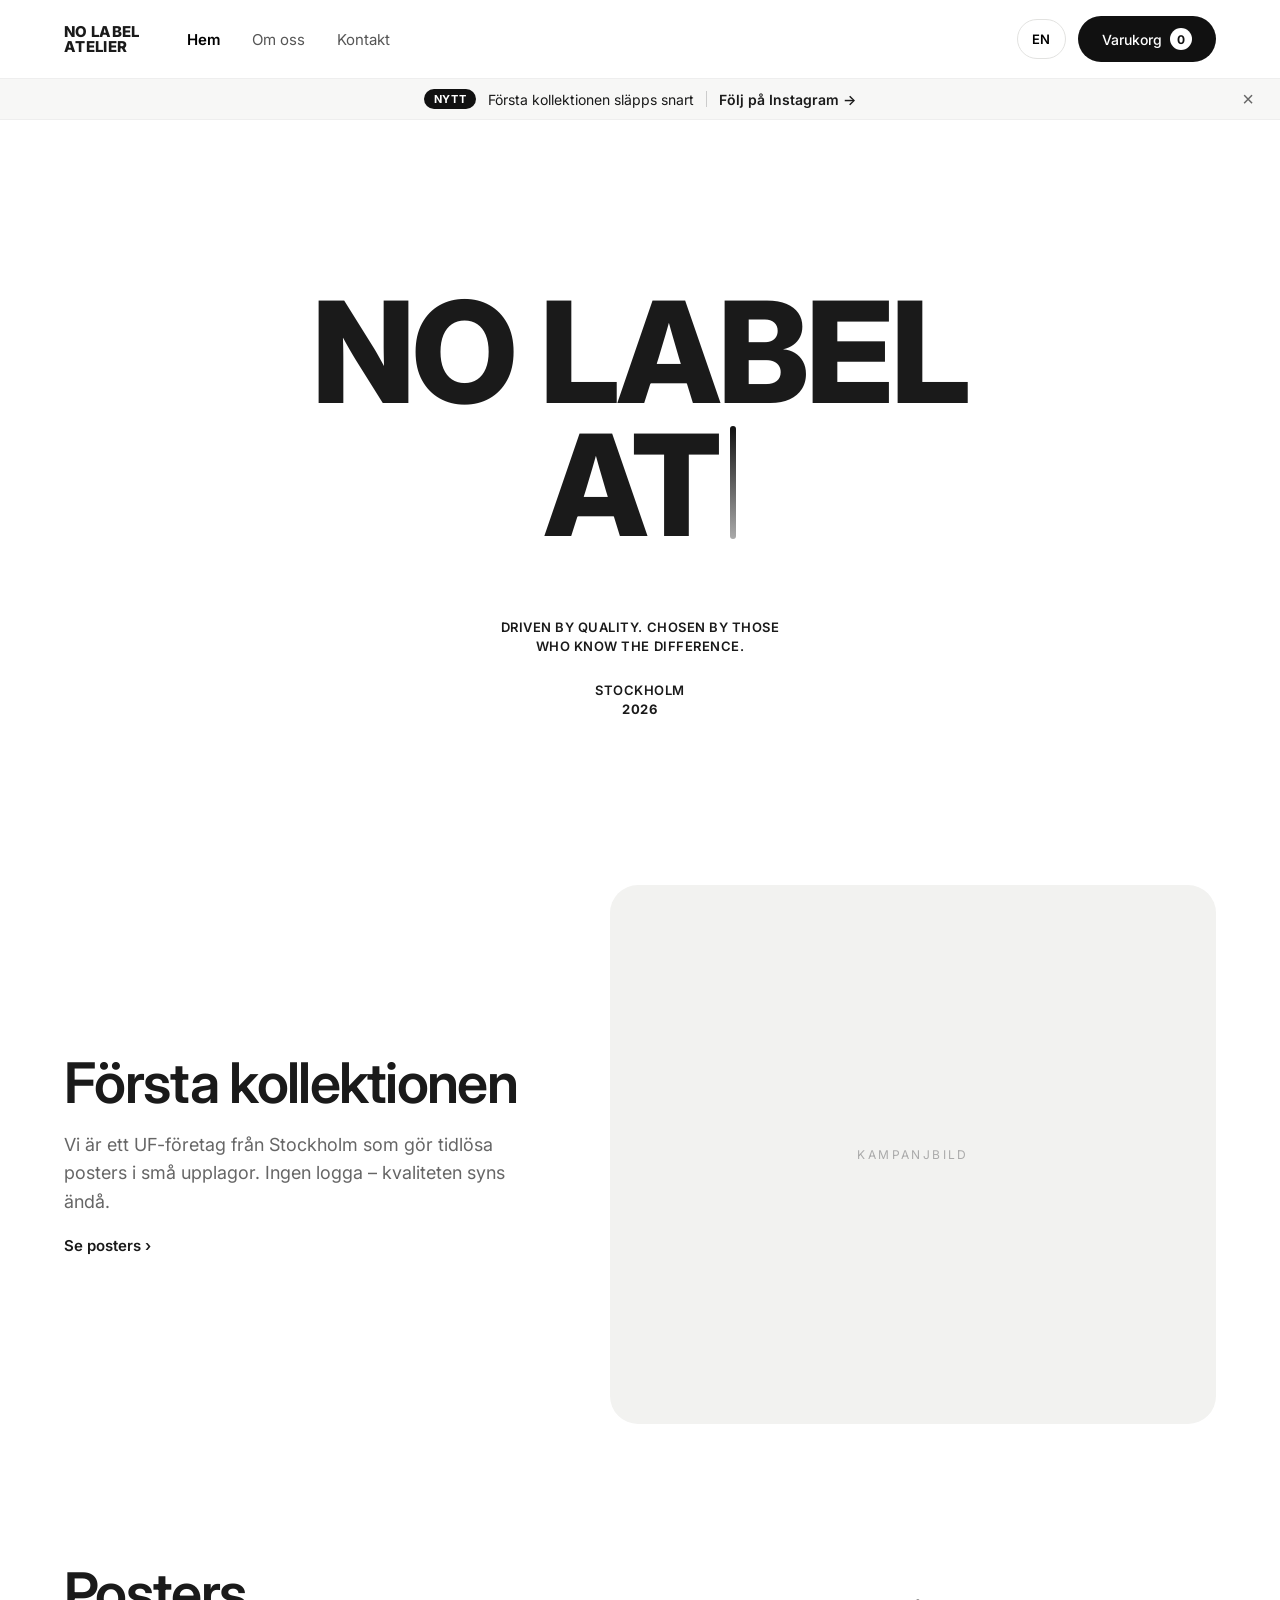
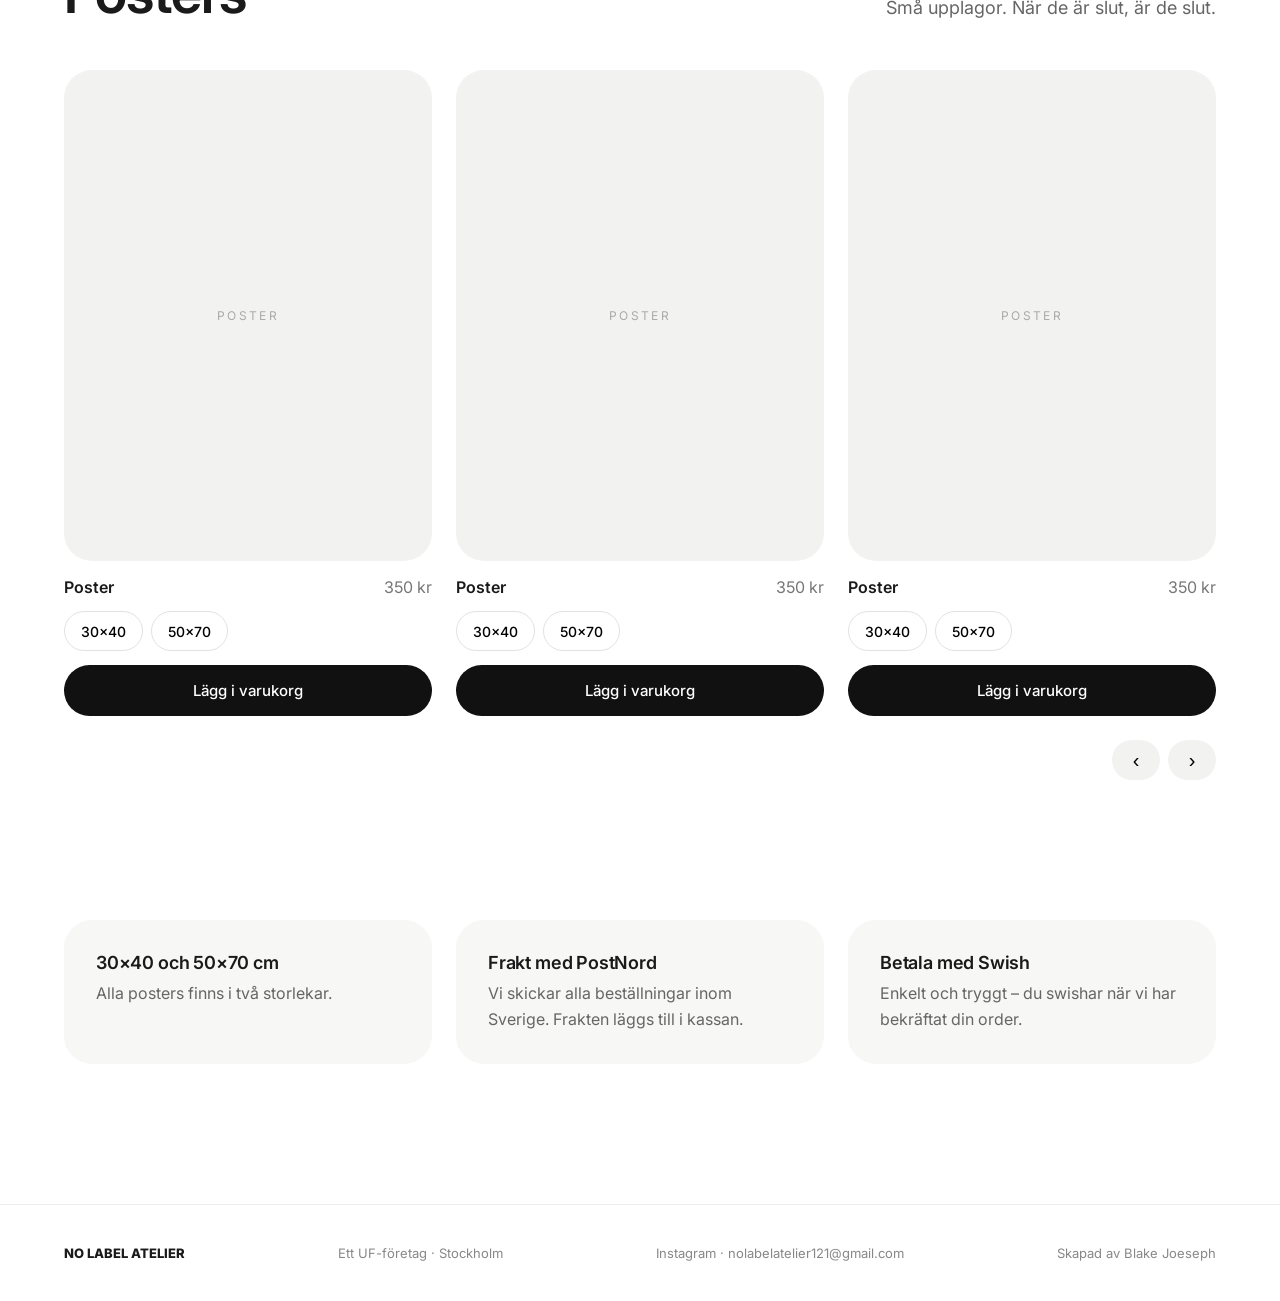
<file: html/index.html>
<!DOCTYPE html>
<html lang="sv">
<head>
    <meta charset="UTF-8">
    <meta name="viewport" content="width=device-width, initial-scale=1">
    <title>NO LABEL ATELIER</title>
    <meta name="description" content="NO LABEL ATELIER – Driven by quality. Chosen by those who know the difference. Stockholm 2026.">
    <link rel="preconnect" href="https://fonts.googleapis.com">
    <link rel="preconnect" href="https://fonts.gstatic.com" crossorigin>
    <link href="https://fonts.googleapis.com/css2?family=Inter:wght@400;500;600;800&display=swap" rel="stylesheet">
    <link rel="stylesheet" href="../css/style.css">
</head>
<body data-page="home">

<header class="header">
    <a href="index.html" class="logo">NO LABEL<br>ATELIER</a>
    <nav class="nav" id="nav">
        <a href="index.html" class="active" data-i18n="nav.home">Hem</a>
        <a href="om-oss.html" data-i18n="nav.about">Om oss</a>
        <a href="om-oss.html#kontakt" data-i18n="nav.contact">Kontakt</a>
    </nav>
    <button class="lang-btn" id="lang-btn" aria-label="In English">EN</button>
    <button class="btn cart-btn" id="cart-btn"><span data-i18n="cart.title">Varukorg</span> <span class="cart-count" id="cart-count">0</span></button>
    <button class="menu-btn" id="menu-btn" aria-label="Meny" data-i18n-aria="menu" aria-expanded="false">
        <span></span><span></span>
    </button>
</header>

<div class="banner" id="banner">
    <span class="tag" data-i18n="banner.new">NYTT</span>
    <span data-i18n="banner.text">Första kollektionen släpps snart</span>
    <span class="divider"></span>
    <a href="https://www.instagram.com/nolabelatelier/" target="_blank" rel="noopener" data-i18n="banner.ig">Följ på Instagram →</a>
    <button class="banner-close" id="banner-close" aria-label="Stäng" data-i18n-aria="close">×</button>
</div>

<main>

    <section class="hero">
        <h1 class="hero-title" id="hero-title" aria-label="NO LABEL ATELIER">NO LABEL<br>ATELIER</h1>
        <p class="hero-small">DRIVEN BY QUALITY. CHOSEN BY THOSE<br>WHO KNOW THE DIFFERENCE.</p>
        <p class="hero-small">STOCKHOLM<br><strong>2026</strong></p>
    </section>

    <section class="container split">
        <div class="fade">
            <h2 data-i18n="home.title">Första kollektionen</h2>
            <p class="text" data-i18n="home.text">Vi är ett UF-företag från Stockholm som gör tidlösa posters i små upplagor. Ingen logga – kvaliteten syns ändå.</p>
            <a href="#posters" class="link" data-i18n="home.link">Se posters ›</a>
        </div>
        <div class="image image-large fade">
            <!-- Byt ut mot: <img src="../bilder/kampanj.jpg" alt="Kampanjbild"> -->
            <span data-i18n="home.campaign">Kampanjbild</span>
        </div>
    </section>

    <section class="container section" id="posters">
        <div class="section-head fade">
            <h2>Posters</h2>
            <p class="text" data-i18n="products.text">Små upplagor. När de är slut, är de slut.</p>
        </div>

        <!-- Produkterna skapas från listan PRODUKTER högst upp i js/script.js -->
        <div class="carousel" id="products"></div>

        <div class="arrows">
            <button class="arrow" id="prev" aria-label="Föregående" data-i18n-aria="prev">‹</button>
            <button class="arrow" id="next" aria-label="Nästa" data-i18n-aria="next">›</button>
        </div>
    </section>

    <section class="container section info">
        <div class="info-card fade">
            <h3 data-i18n="info1.title">30×40 och 50×70 cm</h3>
            <p data-i18n="info1.text">Alla posters finns i två storlekar.</p>
        </div>
        <div class="info-card fade">
            <h3 data-i18n="info2.title">Frakt med PostNord</h3>
            <p data-i18n="info2.text">Vi skickar alla beställningar inom Sverige. Frakten läggs till i kassan.</p>
        </div>
        <div class="info-card fade">
            <h3 data-i18n="info3.title">Betala med Swish</h3>
            <p data-i18n="info3.text">Enkelt och tryggt – du swishar när vi har bekräftat din order.</p>
        </div>
    </section>

</main>

<footer class="footer">
    <strong>NO LABEL ATELIER</strong>
    <span data-i18n="footer.uf">Ett UF-företag · Stockholm</span>
    <span>
        <a href="https://www.instagram.com/nolabelatelier/" target="_blank" rel="noopener">Instagram</a> ·
        <a href="mailto:nolabelatelier121@gmail.com">nolabelatelier121@gmail.com</a>
    </span>
    <span data-i18n="footer.credit">Skapad av Blake Joeseph</span>
</footer>

<!-- Dolda formulär så att Netlify hittar formulären (rör inte) -->
<form name="nla-bestallning" data-netlify="true" netlify-honeypot="bot-field" hidden>
    <input name="bot-field">
    <input name="subject">
    <input name="ordernummer">
    <input name="namn">
    <input name="email">
    <input name="telefon">
    <input name="adress">
    <input name="posters">
    <input name="delsumma">
    <input name="frakt">
    <input name="totalt">
    <textarea name="meddelande"></textarea>
    <input name="villkor">
    <input name="sprak">
</form>
<form name="nla-kontakt" data-netlify="true" netlify-honeypot="bot-field" hidden>
    <input name="bot-field">
    <input name="subject">
    <input name="namn">
    <input name="email">
    <textarea name="meddelande"></textarea>
    <input name="sprak">
</form>

<script src="../js/script.js"></script>
</body>
</html>
</file>
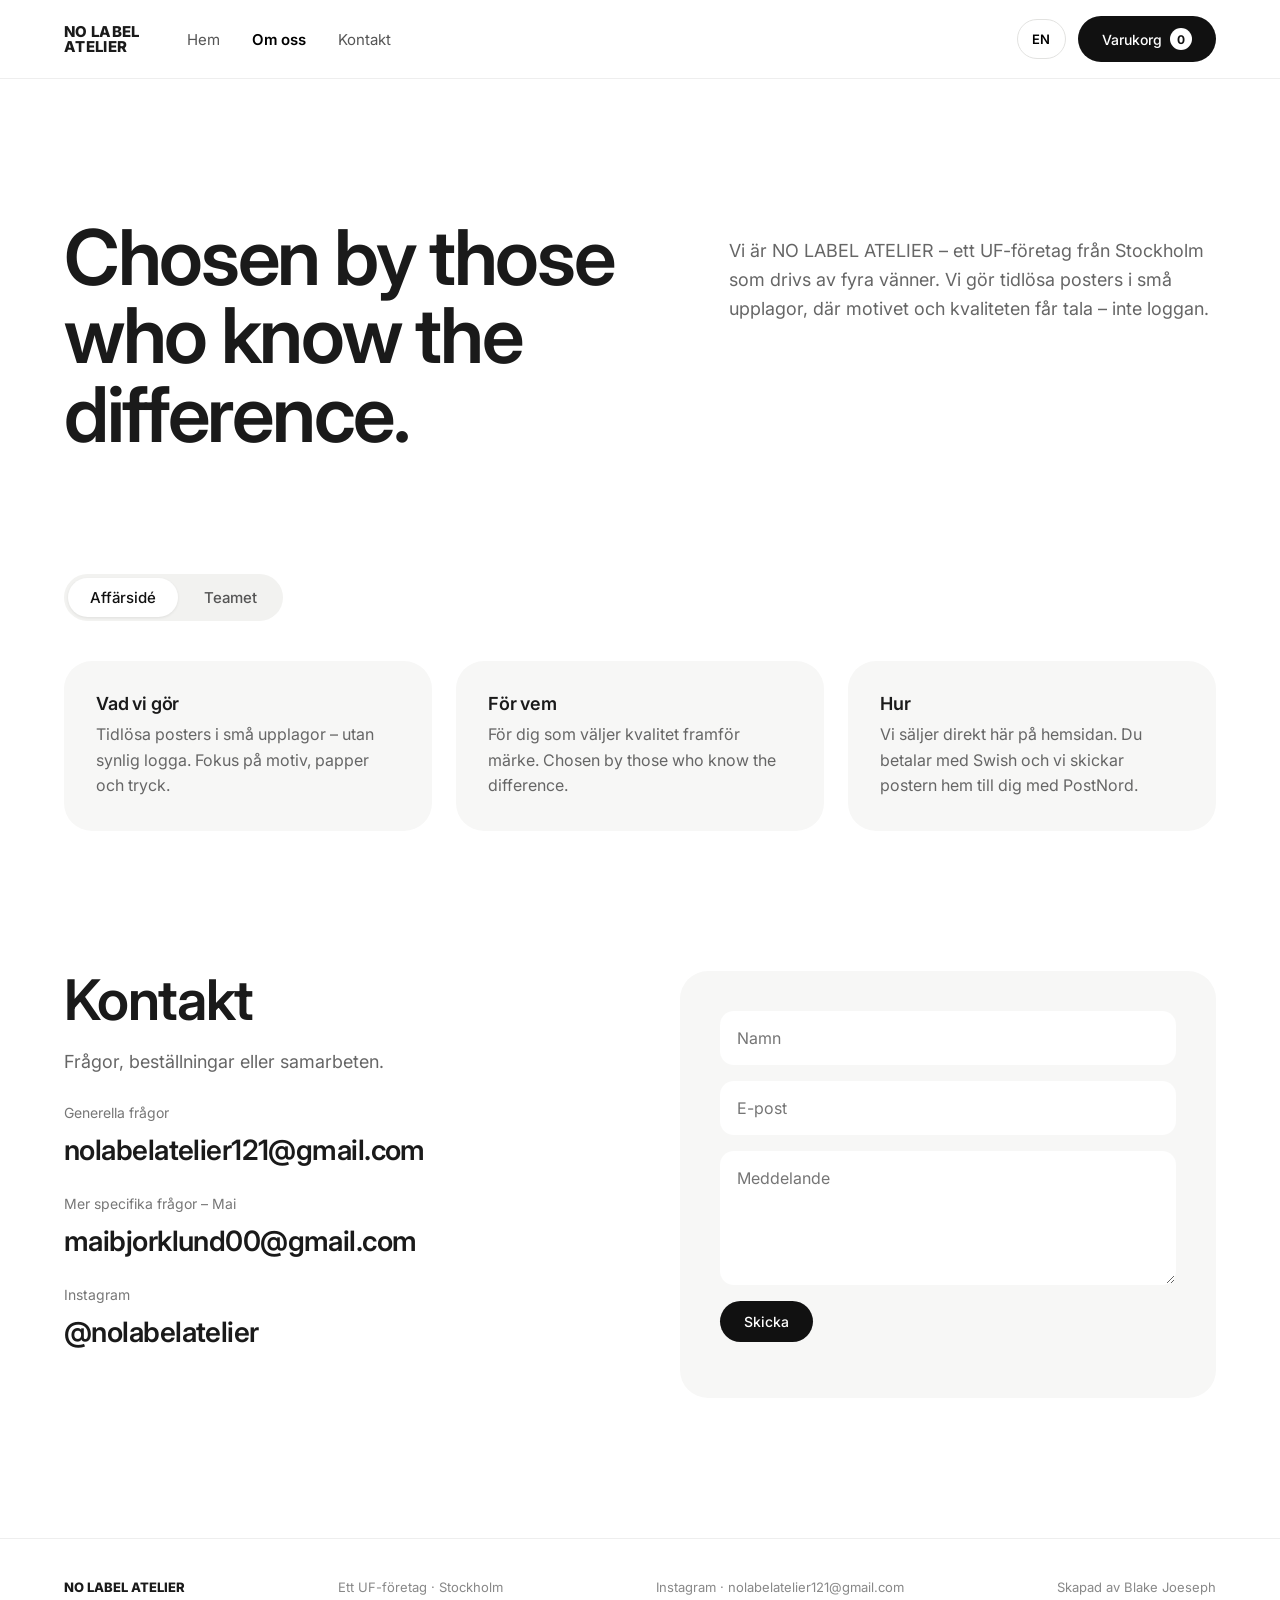
<file: html/om-oss.html>
<!DOCTYPE html>
<html lang="sv">
<head>
    <meta charset="UTF-8">
    <meta name="viewport" content="width=device-width, initial-scale=1">
    <title>Om oss – NO LABEL ATELIER</title>
    <meta name="description" content="NO LABEL ATELIER är ett UF-företag från Stockholm som gör tidlösa posters i små upplagor.">
    <link rel="preconnect" href="https://fonts.googleapis.com">
    <link rel="preconnect" href="https://fonts.gstatic.com" crossorigin>
    <link href="https://fonts.googleapis.com/css2?family=Inter:wght@400;500;600;800&display=swap" rel="stylesheet">
    <link rel="stylesheet" href="../css/style.css">
</head>
<body data-page="about">

<header class="header">
    <a href="index.html" class="logo">NO LABEL<br>ATELIER</a>
    <nav class="nav" id="nav">
        <a href="index.html" data-i18n="nav.home">Hem</a>
        <a href="om-oss.html" class="active" data-i18n="nav.about">Om oss</a>
        <a href="#kontakt" data-i18n="nav.contact">Kontakt</a>
    </nav>
    <button class="lang-btn" id="lang-btn" aria-label="In English">EN</button>
    <button class="btn cart-btn" id="cart-btn"><span data-i18n="cart.title">Varukorg</span> <span class="cart-count" id="cart-count">0</span></button>
    <button class="menu-btn" id="menu-btn" aria-label="Meny" data-i18n-aria="menu" aria-expanded="false">
        <span></span><span></span>
    </button>
</header>

<main>

    <section class="container intro">
        <h1 class="fade">Chosen by those<br>who know the<br>difference.</h1>
        <p class="text fade" data-i18n="about.text">Vi är NO LABEL ATELIER – ett UF-företag från Stockholm som drivs av fyra vänner. Vi gör tidlösa posters i små upplagor, där motivet och kvaliteten får tala – inte loggan.</p>
    </section>

    <section class="container">
        <div class="tabs" role="tablist">
            <button class="tab" role="tab" id="tab-ide" aria-controls="panel-ide" aria-selected="true" data-i18n="tab.idea">Affärsidé</button>
            <button class="tab" role="tab" id="tab-teamet" aria-controls="panel-teamet" aria-selected="false" data-i18n="tab.team">Teamet</button>
        </div>

        <div class="panel" id="panel-ide" role="tabpanel" aria-labelledby="tab-ide">
            <div class="idea">
                <div class="idea-card">
                    <h3 data-i18n="idea1.title">Vad vi gör</h3>
                    <p data-i18n="idea1.text">Tidlösa posters i små upplagor – utan synlig logga. Fokus på motiv, papper och tryck.</p>
                </div>
                <div class="idea-card">
                    <h3 data-i18n="idea2.title">För vem</h3>
                    <p data-i18n="idea2.text">För dig som väljer kvalitet framför märke. Chosen by those who know the difference.</p>
                </div>
                <div class="idea-card">
                    <h3 data-i18n="idea3.title">Hur</h3>
                    <p data-i18n="idea3.text">Vi säljer direkt här på hemsidan. Du betalar med Swish och vi skickar postern hem till dig med PostNord.</p>
                </div>
            </div>
        </div>

        <div class="panel" id="panel-teamet" role="tabpanel" aria-labelledby="tab-teamet" hidden>
            <div class="team">
                <a class="member" href="https://www.instagram.com/natashamarkovicc/" target="_blank" rel="noopener">
                    <h3>Natasha</h3>
                    <p class="role" data-i18n="role">Roll</p>
                    <p>@natashamarkovicc</p>
                </a>
                <a class="member" href="https://www.instagram.com/mikaela_stubbing/" target="_blank" rel="noopener">
                    <h3>Mikaela</h3>
                    <p class="role" data-i18n="role">Roll</p>
                    <p>@mikaela_stubbing</p>
                </a>
                <a class="member" href="https://www.instagram.com/sallyannskogetun/" target="_blank" rel="noopener">
                    <h3>Sally-Ann</h3>
                    <p class="role" data-i18n="role">Roll</p>
                    <p>@sallyannskogetun</p>
                </a>
                <a class="member" href="https://www.instagram.com/maibjorklundd/" target="_blank" rel="noopener">
                    <h3>Mai</h3>
                    <p class="role" data-i18n="role">Roll</p>
                    <p>@maibjorklundd</p>
                </a>
            </div>
        </div>
    </section>

    <section class="container section split contact" id="kontakt">
        <div class="fade">
            <h2 data-i18n="contact.title">Kontakt</h2>
            <p class="text" data-i18n="contact.text">Frågor, beställningar eller samarbeten.</p>
            <p class="contact-label" data-i18n="contact.general">Generella frågor</p>
            <a class="big-link" href="mailto:nolabelatelier121@gmail.com">nolabelatelier121@gmail.com</a>
            <p class="contact-label" data-i18n="contact.specific">Mer specifika frågor – Mai</p>
            <a class="big-link" href="mailto:maibjorklund00@gmail.com">maibjorklund00@gmail.com</a>
            <p class="contact-label">Instagram</p>
            <a class="big-link" href="https://www.instagram.com/nolabelatelier/" target="_blank" rel="noopener">@nolabelatelier</a>
        </div>
        <form class="form fade" id="form">
            <input type="text" name="namn" placeholder="Namn" data-i18n-placeholder="form.name" required>
            <input type="email" name="email" placeholder="E-post" data-i18n-placeholder="form.email" required>
            <textarea name="meddelande" placeholder="Meddelande" data-i18n-placeholder="form.message" rows="5" required></textarea>
            <button type="submit" class="btn" data-i18n="form.send">Skicka</button>
            <p class="form-status" id="form-status" role="status"></p>
        </form>
    </section>

</main>

<footer class="footer">
    <strong>NO LABEL ATELIER</strong>
    <span data-i18n="footer.uf">Ett UF-företag · Stockholm</span>
    <span>
        <a href="https://www.instagram.com/nolabelatelier/" target="_blank" rel="noopener">Instagram</a> ·
        <a href="mailto:nolabelatelier121@gmail.com">nolabelatelier121@gmail.com</a>
    </span>
    <span data-i18n="footer.credit">Skapad av Blake Joeseph</span>
</footer>

<script src="../js/script.js"></script>
</body>
</html>
</file>
<file: css/style.css>
/* ===== Grund ===== */
* {
    box-sizing: border-box;
}

html {
    scroll-behavior: smooth;
}

body {
    margin: 0;
    background: #ffffff;
    color: #1a1a1a;
    font-family: "Inter", "Helvetica Neue", Arial, sans-serif;
    -webkit-font-smoothing: antialiased;
}

a {
    color: inherit;
    text-decoration: none;
}

img {
    display: block;
    width: 100%;
    height: 100%;
    object-fit: cover;
}

h1, h2, h3 {
    margin: 0;
    letter-spacing: -0.03em;
}

h2 {
    font-size: clamp(36px, 5vw, 56px);
    font-weight: 600;
    line-height: 1.05;
}

.container {
    padding: 0 64px;
}

.section {
    margin-top: 140px;
}

.text {
    color: #666;
    font-size: 18px;
    line-height: 1.6;
    max-width: 480px;
}

/* ===== Meny ===== */
.header {
    position: sticky;
    top: 0;
    z-index: 10;
    display: flex;
    align-items: center;
    gap: 12px;
    padding: 16px 64px;
    background: rgba(255, 255, 255, 0.9);
    backdrop-filter: blur(10px);
    border-bottom: 1px solid #eee;
}

.logo {
    font-weight: 800;
    font-size: 15px;
    line-height: 1;
    letter-spacing: 0.02em;
}

.nav {
    display: flex;
    gap: 32px;
    margin-left: 36px;
}

.nav a {
    color: #555;
    font-size: 15px;
}

.nav a:hover,
.nav a.active {
    color: #000;
    font-weight: 600;
}

.btn {
    background: #111;
    color: #fff;
    border: none;
    border-radius: 999px;
    padding: 12px 24px;
    font-family: inherit;
    font-size: 14px;
    font-weight: 500;
    cursor: pointer;
    transition: background 0.2s;
}

.btn:hover {
    background: #444;
}

.btn:disabled {
    background: #999;
    cursor: wait;
}

.btn-full {
    width: 100%;
    padding: 16px 24px;
    font-size: 15px;
}

.lang-btn {
    margin-left: auto;
    height: 40px;
    min-width: 48px;
    padding: 0 14px;
    border: 1px solid #e2e2e0;
    border-radius: 999px;
    background: #fff;
    font-family: inherit;
    font-size: 13px;
    font-weight: 600;
    letter-spacing: 0.04em;
    cursor: pointer;
    transition: border-color 0.2s;
}

.lang-btn:hover {
    border-color: #111;
}

.cart-btn {
    display: flex;
    align-items: center;
    gap: 8px;
}

.cart-count {
    min-width: 22px;
    height: 22px;
    padding: 0 6px;
    border-radius: 999px;
    background: #fff;
    color: #111;
    font-size: 12px;
    font-weight: 700;
    display: inline-flex;
    justify-content: center;
    align-items: center;
}

.menu-btn {
    display: none;
    background: none;
    border: none;
    padding: 8px;
    cursor: pointer;
}

.menu-btn span {
    display: block;
    width: 22px;
    height: 2px;
    background: #111;
    margin: 5px 0;
    transition: transform 0.3s;
}

.menu-btn[aria-expanded="true"] span:first-child {
    transform: translateY(3.5px) rotate(45deg);
}

.menu-btn[aria-expanded="true"] span:last-child {
    transform: translateY(-3.5px) rotate(-45deg);
}

/* ===== Nyhetsrad ===== */
.banner {
    position: relative;
    display: flex;
    justify-content: center;
    align-items: center;
    flex-wrap: wrap;
    gap: 12px;
    padding: 10px 48px;
    background: #f7f7f6;
    border-bottom: 1px solid #eee;
    font-size: 14px;
}

.banner a {
    font-weight: 600;
}

.tag {
    background: #111;
    color: #fff;
    border-radius: 999px;
    padding: 3px 10px;
    font-size: 11px;
    font-weight: 700;
    letter-spacing: 0.05em;
}

.divider {
    width: 1px;
    height: 16px;
    background: #ccc;
}

.banner-close {
    position: absolute;
    right: 20px;
    background: none;
    border: none;
    font-size: 20px;
    color: #666;
    cursor: pointer;
}

/* ===== Startbild ===== */
.hero {
    min-height: 85vh;
    display: flex;
    flex-direction: column;
    justify-content: center;
    align-items: center;
    text-align: center;
    padding: 80px 24px;
}

.hero-title {
    font-size: clamp(56px, 11vw, 150px);
    font-weight: 800;
    line-height: 0.95;
    letter-spacing: -0.02em;
    margin-bottom: 40px;
}

.cursor {
    display: inline-block;
    width: 0.04em;
    min-width: 3px;
    height: 0.8em;
    margin-left: 0.08em;
    background: linear-gradient(#111, #aaa);
    border-radius: 3px;
    vertical-align: -0.02em;
    animation: blink 1s steps(1) infinite;
}

@keyframes blink {
    50% { opacity: 0; }
}

.hero-small {
    font-size: 13px;
    font-weight: 600;
    letter-spacing: 0.04em;
    line-height: 1.5;
    margin: 24px 0 0;
}

/* ===== Bilder (grå rutor tills riktiga bilder finns) ===== */
.image {
    background: #f2f2f0;
    border-radius: 28px;
    overflow: hidden;
    display: flex;
    justify-content: center;
    align-items: center;
    color: #aaa;
    font-size: 12px;
    letter-spacing: 0.2em;
    text-transform: uppercase;
}

.image-large {
    aspect-ratio: 9 / 8;
}

.image-wide {
    aspect-ratio: 2 / 1;
}

.image-product {
    aspect-ratio: 3 / 4;
}

/* ===== Två kolumner ===== */
.split {
    display: grid;
    grid-template-columns: 1fr 1.3fr;
    gap: 80px;
    align-items: center;
}

.link {
    font-weight: 600;
    font-size: 15px;
}

.link:hover {
    text-decoration: underline;
}

/* ===== Plaggen (karusell) ===== */
.section-head {
    display: flex;
    justify-content: space-between;
    align-items: flex-end;
    gap: 24px;
    flex-wrap: wrap;
    margin-bottom: 48px;
}

.section-head .text {
    margin: 0;
}

.carousel {
    display: grid;
    grid-auto-flow: column;
    grid-auto-columns: calc((100% - 48px) / 3);
    gap: 24px;
    overflow-x: auto;
    scroll-snap-type: x mandatory;
    scrollbar-width: none;
}

.carousel::-webkit-scrollbar {
    display: none;
}

.product {
    scroll-snap-align: start;
}

.product h3 {
    font-size: 16px;
    font-weight: 600;
    letter-spacing: 0;
    margin-top: 16px;
}

.price {
    margin: 4px 0 0;
    color: #777;
}

.arrows {
    display: flex;
    justify-content: flex-end;
    gap: 8px;
    margin-top: 24px;
}

.arrow {
    width: 48px;
    height: 40px;
    border: none;
    border-radius: 999px;
    background: #f2f2f0;
    font-size: 20px;
    cursor: pointer;
    transition: background 0.2s;
}

.arrow:hover {
    background: #e4e4e2;
}

/* ===== Om oss ===== */
.intro {
    display: grid;
    grid-template-columns: 1.2fr 1fr;
    gap: 80px;
    padding-top: 140px;
    padding-bottom: 120px;
}

.intro h1 {
    font-size: clamp(44px, 6vw, 84px);
    font-weight: 600;
    line-height: 1.02;
}

.team {
    display: grid;
    grid-template-columns: repeat(4, 1fr);
    gap: 24px;
    margin-top: 48px;
}

.member {
    display: block;
    padding: 28px;
    border: 1px solid #eee;
    border-radius: 24px;
    transition: background 0.2s, border-color 0.2s;
}

.member:hover {
    background: #f7f7f6;
    border-color: #f7f7f6;
}

.member h3 {
    font-size: 22px;
    font-weight: 600;
    letter-spacing: -0.02em;
}

.member p {
    margin: 4px 0 0;
    color: #777;
    font-size: 14px;
}

/* ===== Kontakt ===== */
.contact {
    grid-template-columns: 1fr 1fr;
    align-items: start;
    scroll-margin-top: 100px;
}

.big-link {
    display: block;
    width: fit-content;
    font-size: clamp(20px, 2.2vw, 28px);
    font-weight: 600;
    letter-spacing: -0.02em;
    margin-top: 12px;
    overflow-wrap: anywhere;
}

.big-link:hover {
    text-decoration: underline;
}

.form {
    display: grid;
    gap: 16px;
    background: #f7f7f6;
    border-radius: 28px;
    padding: 40px;
}

.form input,
.form textarea {
    width: 100%;
    background: #fff;
    border: 1px solid transparent;
    border-radius: 14px;
    padding: 16px;
    font-family: inherit;
    font-size: 16px;
    resize: vertical;
}

.form input:focus,
.form textarea:focus {
    outline: none;
    border-color: #111;
}

.form .btn {
    margin-left: 0;
    justify-self: start;
}

/* ===== Sidfot ===== */
.footer {
    display: flex;
    justify-content: space-between;
    flex-wrap: wrap;
    gap: 16px;
    margin-top: 140px;
    padding: 40px 64px;
    border-top: 1px solid #eee;
    font-size: 13px;
    color: #888;
}

.footer strong {
    color: #1a1a1a;
    font-weight: 800;
}

.footer a:hover {
    color: #1a1a1a;
}

/* ===== Tona in vid scroll ===== */
.fade {
    opacity: 0;
    transform: translateY(30px);
    transition: opacity 0.8s ease, transform 0.8s ease;
}

.fade.visible {
    opacity: 1;
    transform: none;
}

/* ===== Produktkort ===== */
.product-row {
    display: flex;
    justify-content: space-between;
    align-items: baseline;
    gap: 12px;
}

.product-row .price {
    margin: 0;
}

.sizes {
    display: flex;
    gap: 8px;
    margin: 14px 0;
}

.size {
    height: 40px;
    padding: 0 16px;
    border: 1px solid #e2e2e0;
    border-radius: 999px;
    background: #fff;
    font-family: inherit;
    font-size: 14px;
    font-weight: 500;
    cursor: pointer;
    transition: border-color 0.2s, background 0.2s, color 0.2s;
}

.size:hover {
    border-color: #111;
}

.size[aria-pressed="true"] {
    background: #111;
    border-color: #111;
    color: #fff;
}

.size-hint {
    display: none;
    margin: 8px 0 0;
    font-size: 13px;
    color: #b42318;
}

.product.need-size .size-hint {
    display: block;
}

.product.need-size .size {
    border-color: #b42318;
}

/* ===== Info-rutor ===== */
.info {
    display: grid;
    grid-template-columns: repeat(3, 1fr);
    gap: 24px;
}

.info-card {
    background: #f7f7f6;
    border-radius: 28px;
    padding: 32px;
}

.info-card h3,
.idea h3 {
    font-size: 18px;
    font-weight: 600;
    letter-spacing: -0.01em;
}

.info-card p,
.idea p {
    margin: 8px 0 0;
    color: #666;
    line-height: 1.6;
}

/* ===== Flikar (Om oss) ===== */
.tabs {
    display: inline-flex;
    gap: 4px;
    padding: 4px;
    margin-bottom: 40px;
    background: #f2f2f0;
    border-radius: 999px;
}

.tab {
    border: none;
    background: none;
    border-radius: 999px;
    padding: 10px 22px;
    font-family: inherit;
    font-size: 15px;
    font-weight: 500;
    color: #555;
    cursor: pointer;
    transition: background 0.2s, color 0.2s;
}

.tab[aria-selected="true"] {
    background: #fff;
    color: #111;
    box-shadow: 0 1px 3px rgba(0, 0, 0, 0.08);
}

.panel {
    animation: panel-in 0.4s ease;
}

@keyframes panel-in {
    from { opacity: 0; transform: translateY(10px); }
}

.idea {
    display: grid;
    grid-template-columns: repeat(3, 1fr);
    gap: 24px;
}

.idea-card {
    background: #f7f7f6;
    border-radius: 28px;
    padding: 32px;
}

.member .role {
    color: #1a1a1a;
    font-size: 14px;
}

.team {
    margin-top: 0;
}

.contact-label {
    margin: 28px 0 0;
    color: #777;
    font-size: 14px;
}

.form-status {
    margin: 0;
    font-size: 14px;
    color: #666;
}

/* ===== Varukorg & kassa ===== */
.no-scroll {
    overflow: hidden;
}

.overlay {
    position: fixed;
    inset: 0;
    z-index: 20;
    background: rgba(0, 0, 0, 0.25);
    opacity: 0;
    pointer-events: none;
    transition: opacity 0.3s;
}

.overlay.open {
    opacity: 1;
    pointer-events: auto;
}

.drawer {
    position: fixed;
    top: 0;
    right: 0;
    bottom: 0;
    z-index: 30;
    width: min(460px, 100%);
    display: flex;
    flex-direction: column;
    background: #fff;
    transform: translateX(100%);
    transition: transform 0.35s ease;
    visibility: hidden;
}

.drawer.open {
    transform: none;
    visibility: visible;
}

.drawer-head {
    display: flex;
    justify-content: space-between;
    align-items: center;
    padding: 20px 28px;
    border-bottom: 1px solid #eee;
}

.drawer-head h2 {
    font-size: 22px;
}

.drawer-close {
    width: 40px;
    height: 40px;
    border: none;
    border-radius: 999px;
    background: #f2f2f0;
    font-size: 22px;
    cursor: pointer;
}

.drawer-body {
    flex: 1;
    overflow-y: auto;
    padding: 24px 28px 32px;
}

.drawer-body .btn {
    margin-top: 8px;
}

.empty {
    color: #666;
    margin: 0 0 16px;
}

.cart-item {
    display: grid;
    grid-template-columns: 72px 1fr auto;
    gap: 16px;
    padding: 16px 0;
    border-bottom: 1px solid #eee;
}

.cart-thumb {
    width: 72px;
    height: 80px;
    border-radius: 14px;
    background: #f2f2f0;
    overflow: hidden;
}

.cart-name {
    margin: 0;
    font-weight: 600;
}

.cart-meta {
    margin: 2px 0 10px;
    color: #777;
    font-size: 14px;
}

.qty {
    display: inline-flex;
    align-items: center;
    gap: 12px;
    padding: 4px;
    background: #f2f2f0;
    border-radius: 999px;
}

.qty button {
    width: 28px;
    height: 28px;
    border: none;
    border-radius: 999px;
    background: #fff;
    font-size: 16px;
    cursor: pointer;
}

.cart-price {
    display: flex;
    flex-direction: column;
    align-items: flex-end;
    justify-content: space-between;
    font-weight: 600;
}

.remove {
    border: none;
    background: none;
    padding: 0;
    font-family: inherit;
    font-size: 13px;
    color: #777;
    text-decoration: underline;
    cursor: pointer;
}

.summary {
    margin: 24px 0 16px;
    display: grid;
    gap: 8px;
    color: #555;
}

.summary div {
    display: flex;
    justify-content: space-between;
}

.summary .total {
    padding-top: 12px;
    border-top: 1px solid #eee;
    color: #111;
    font-size: 18px;
    font-weight: 700;
}

.back {
    border: none;
    background: none;
    padding: 0;
    margin-bottom: 20px;
    font-family: inherit;
    font-size: 14px;
    font-weight: 600;
    cursor: pointer;
}

.checkout {
    display: grid;
    gap: 12px;
}

.checkout input,
.checkout textarea {
    width: 100%;
    border: 1px solid #e2e2e0;
    border-radius: 14px;
    padding: 14px 16px;
    font-family: inherit;
    font-size: 16px;
    resize: vertical;
}

.checkout input:focus,
.checkout textarea:focus {
    outline: none;
    border-color: #111;
}

.field-row {
    display: grid;
    grid-template-columns: 1fr 1.4fr;
    gap: 12px;
}

.note {
    margin: 0;
    padding: 16px;
    background: #f7f7f6;
    border-radius: 14px;
    font-size: 14px;
    line-height: 1.5;
    color: #555;
}

.terms {
    border: 1px solid #eee;
    border-radius: 14px;
    padding: 14px 16px;
    font-size: 14px;
    line-height: 1.5;
    color: #555;
}

.terms summary {
    font-weight: 600;
    color: #111;
    cursor: pointer;
}

.terms p {
    margin: 10px 0 0;
}

.check {
    display: flex;
    gap: 10px;
    align-items: flex-start;
    font-size: 14px;
    cursor: pointer;
}

.check input {
    width: 18px;
    height: 18px;
    margin: 1px 0 0;
    accent-color: #111;
}

.done h3 {
    font-size: 28px;
    margin-bottom: 12px;
}

.done p {
    color: #555;
    line-height: 1.6;
}

/* ===== Mobil ===== */
@media (max-width: 900px) {
    .container,
    .footer {
        padding-left: 20px;
        padding-right: 20px;
    }

    .header {
        padding: 14px 20px;
        gap: 8px;
    }

    .nav {
        margin-left: 24px;
    }

    .split,
    .intro,
    .contact {
        grid-template-columns: 1fr;
        gap: 40px;
    }

    .intro {
        padding-top: 80px;
        padding-bottom: 60px;
    }

    .section {
        margin-top: 100px;
    }

    .carousel {
        grid-auto-columns: 75%;
    }

    .team {
        grid-template-columns: 1fr 1fr;
    }

    .info,
    .idea {
        grid-template-columns: 1fr;
        gap: 16px;
    }


    .form {
        padding: 24px;
    }
}

@media (max-width: 640px) {
    .menu-btn {
        display: block;
    }

    .nav {
        position: absolute;
        top: 100%;
        left: 0;
        right: 0;
        margin-left: 0;
        flex-direction: column;
        gap: 0;
        background: #fff;
        border-bottom: 1px solid #eee;
        max-height: 0;
        overflow: hidden;
        transition: max-height 0.3s ease;
    }

    .nav.open {
        max-height: 200px;
    }

    .nav a {
        padding: 16px 20px;
        border-top: 1px solid #eee;
    }

    .menu-btn {
        margin-left: 4px;
    }

    .cart-btn {
        padding: 10px 16px;
    }

    .lang-btn {
        height: 38px;
        min-width: 42px;
        padding: 0 10px;
    }

    .banner {
        font-size: 13px;
        padding: 10px 40px 10px 16px;
    }

    .divider {
        display: none;
    }

    .footer {
        flex-direction: column;
    }
}

@media (prefers-reduced-motion: reduce) {
    html {
        scroll-behavior: auto;
    }

    .fade {
        opacity: 1;
        transform: none;
        transition: none;
    }

    .cursor {
        animation: none;
    }
}
</file>
